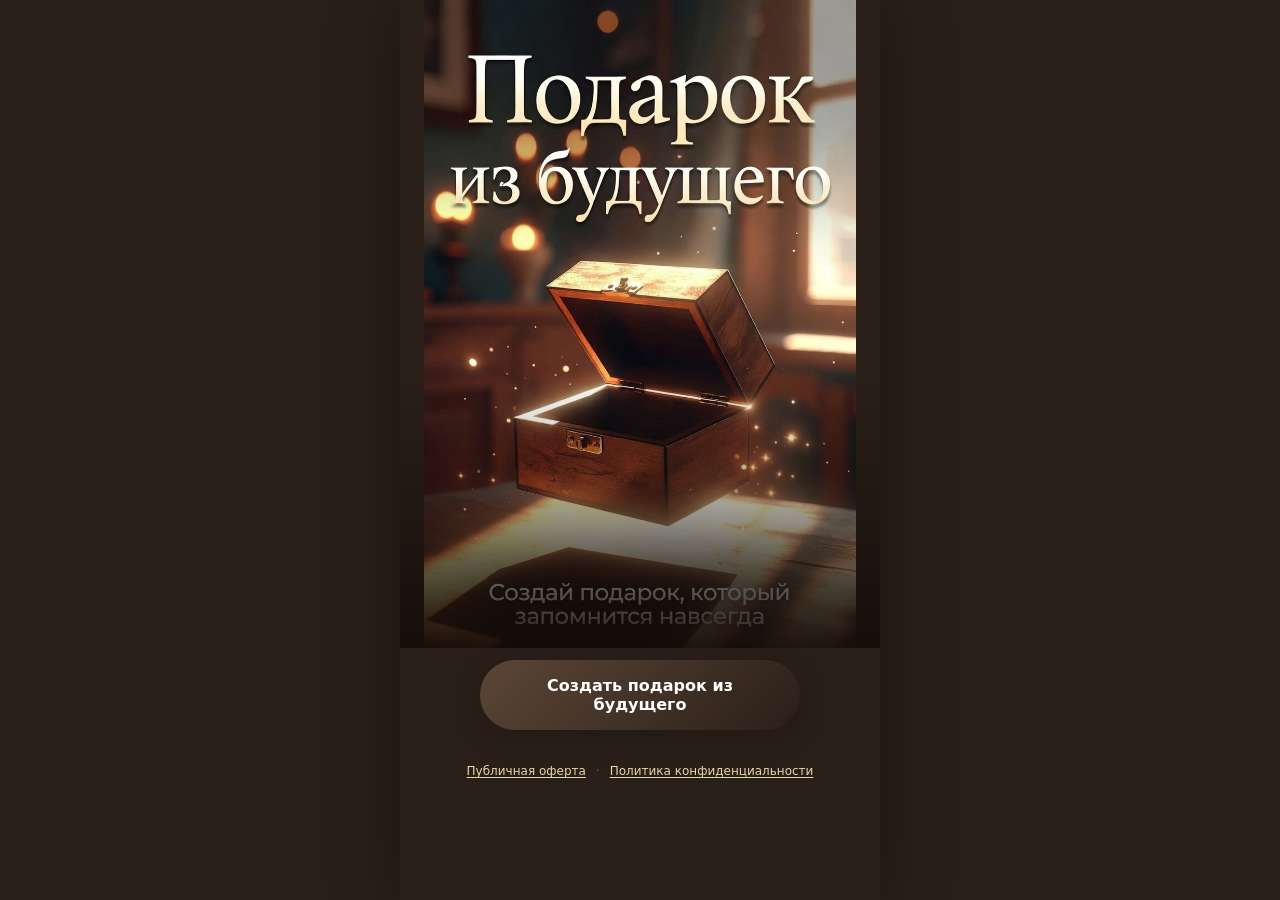
<file: index.html>
<!DOCTYPE html>
<html lang="ru">
<head>
  <meta charset="UTF-8">
  <meta name="viewport" content="width=device-width, initial-scale=1, viewport-fit=cover">
  <meta name="description" content="Подарок из Будущего — создай персональный деревянный подарок от 3Д-лес за 3 минуты">
  <title>Подарок из Будущего | 3Д-лес</title>
  <link rel="stylesheet" href="css/styles.css">
</head>
<body>
  <div class="app">
    <div class="hero-backdrop" aria-hidden="true">
      <img
        class="hero-cover-img"
        src="assets/images/hero-cover.jpg"
        alt="Подарок из Будущего — создай подарок, который запомнится навсегда"
        width="832"
        height="1248"
        fetchpriority="high"
        decoding="sync"
      />
    </div>
    <div class="ambient-bg" aria-hidden="true"></div>
    <div class="particles" aria-hidden="true"></div>

    <div class="progress-wrap" id="progress-wrap">
      <div class="progress-head">
        <span class="progress-step-icon" id="progress-step-icon" aria-hidden="true"></span>
        <p class="progress-label" id="progress-label">Шаг 1 из 6</p>
      </div>
      <div class="progress-track" aria-hidden="true">
        <div class="progress-bar"><div class="progress-fill" id="progress-fill"></div></div>
      </div>
      <img
        class="progress-art"
        id="progress-art"
        src="assets/icons/progress-bar.webp"
        alt="Прогресс: шаги 1–6 игры"
        width="320"
        height="80"
        loading="lazy"
        decoding="async"
      />
    </div>

    <!-- Этап 0 — обложка -->
    <section class="screen intro active" id="screen-intro">
      <div class="intro-content">
        <div class="intro-cta">
          <button type="button" class="btn btn-primary btn-start-glow" id="btn-start">
            Создать подарок из будущего
          </button>
        </div>
      </div>
    </section>

    <!-- Вопрос 1 -->
    <section class="screen" id="screen-q1" data-step="1">
      <div class="question-header">
        <span class="step-icon" aria-hidden="true"></span>
        <p class="step">Вопрос 1</p>
        <h2>Кому ты хочешь подарить особенное тепло?</h2>
      </div>
      <div class="cards" id="cards-recipient"></div>
      <div class="input-wrap input-other" id="recipient-other-wrap" style="display:none">
        <input type="text" id="recipient-other" placeholder="Кому именно?">
      </div>
      <div class="nav-row">
        <button type="button" class="btn btn-ghost" id="btn-back-1">Назад</button>
        <button type="button" class="btn btn-nav-next" id="btn-next-1" data-next disabled>Далее</button>
      </div>
    </section>

    <!-- Вопрос 2 -->
    <section class="screen" id="screen-q2" data-step="2">
      <div class="question-header">
        <span class="step-icon" aria-hidden="true"></span>
        <p class="step">Вопрос 2</p>
        <h2>Какой он/она человек?</h2>
        <p class="question-note">Выбери от 1 до 3</p>
      </div>
      <div class="cards single-col" id="cards-traits"></div>
      <div class="nav-row">
        <button type="button" class="btn btn-ghost" id="btn-back-2">Назад</button>
        <button type="button" class="btn btn-nav-next" id="btn-next-2" data-next disabled>Далее</button>
      </div>
    </section>

    <!-- Вопрос 3 -->
    <section class="screen" id="screen-q3" data-step="3">
      <div class="question-header">
        <span class="step-icon" aria-hidden="true"></span>
        <p class="step">Вопрос 3</p>
        <h2>По какому поводу будет подарок?</h2>
      </div>
      <div class="cards single-col" id="cards-occasion"></div>
      <div class="input-wrap input-other" id="occasion-other-wrap" style="display:none">
        <input type="text" id="occasion-other" placeholder="Какая дата или повод?">
      </div>
      <div class="nav-row">
        <button type="button" class="btn btn-ghost" id="btn-back-3">Назад</button>
        <button type="button" class="btn btn-nav-next" id="btn-next-3" data-next disabled>Далее</button>
      </div>
    </section>

    <!-- Вопрос 4 -->
    <section class="screen" id="screen-q4" data-step="4">
      <div class="question-header">
        <span class="step-icon" aria-hidden="true"></span>
        <p class="step">Вопрос 4</p>
        <h2>Какие слова ты хочешь сказать через этот подарок?</h2>
        <p class="question-note" id="q4-note"></p>
      </div>
      <div class="input-wrap">
        <textarea id="words-input" placeholder="Напиши от души…"></textarea>
      </div>
      <div class="hints">
        <button type="button" class="hint-chip">Спасибо, что ты есть</button>
        <button type="button" class="hint-chip">Каждый день с тобой — чудо</button>
        <button type="button" class="hint-chip">Ты — моё самое большое счастье</button>
      </div>
      <div class="nav-row">
        <button type="button" class="btn btn-ghost" id="btn-back-4">Назад</button>
        <button type="button" class="btn btn-nav-next" id="btn-next-4" data-next>Далее</button>
      </div>
    </section>

    <!-- Вопрос 5 -->
    <section class="screen" id="screen-q5" data-step="5">
      <div class="question-header">
        <span class="step-icon" aria-hidden="true"></span>
        <p class="step">Вопрос 5 <span class="optional-badge">(опционально)</span></p>
        <h2>Добавь важные детали</h2>
        <p class="question-note" id="q5-note"></p>
      </div>
      <div class="details-grid">
        <div>
          <label for="detail-name">Имя человека</label>
          <input type="text" id="detail-name" placeholder="Как зовут?">
        </div>
        <div>
          <label for="detail-date">Важная дата</label>
          <input type="text" id="detail-date" placeholder="Например: 14.02.2020">
        </div>
        <div>
          <label for="detail-phrase">Любимая фраза / цитата</label>
          <input type="text" id="detail-phrase" placeholder="Ваша особая фраза">
        </div>
      </div>
      <div class="nav-row">
        <button type="button" class="btn btn-ghost" id="btn-back-5">Назад</button>
        <button type="button" class="btn btn-nav-next" id="btn-next-5" data-next>Далее</button>
      </div>
    </section>

    <!-- Вопрос 6 -->
    <section class="screen" id="screen-q6" data-step="6">
      <div class="question-header">
        <span class="step-icon" aria-hidden="true"></span>
        <p class="step">Вопрос 6</p>
        <h2>В каком стиле сделать подарок?</h2>
      </div>
      <div class="cards single-col" id="cards-style"></div>
      <div class="nav-row">
        <button type="button" class="btn btn-ghost" id="btn-back-6">Назад</button>
        <button type="button" class="btn btn-nav-next btn-nav-next--long" id="btn-next-6" data-next disabled>Узнать свой подарок</button>
      </div>
    </section>

    <!-- Загрузка -->
    <section class="screen loading-screen" id="screen-loading">
      <div class="loader-ring"></div>
      <p>Мастер из будущего создаёт твой подарок…</p>
    </section>

    <!-- Результат -->
    <section class="screen result" id="screen-result">
      <div class="gift-visual wood-panel">
        <picture class="gift-picture" id="gift-picture">
          <source id="gift-img-webp" type="image/webp" />
          <img
            id="gift-img"
            class="gift-img"
            loading="lazy"
            decoding="async"
            sizes="(max-width: 480px) 100vw, 480px"
            alt=""
          />
          <div class="gift-engrave-preview" id="gift-engrave-preview" aria-hidden="true"></div>
        </picture>
        <h2 class="gift-title" id="gift-title">Подарок</h2>
      </div>
      <p class="gift-sample-note" id="gift-sample-note"></p>
      <div class="gift-personal wood-panel" id="gift-personal" hidden>
        <h3 class="gift-personal-title" id="gift-personal-title"></h3>
        <dl class="gift-personal-list" id="gift-personal-list"></dl>
      </div>
      <p class="gift-text" id="gift-text"></p>
      <div class="products-block">
        <h3>Идеи от 3Д-лес</h3>
        <p class="products-hint" id="products-hint">Выберите, что хотите заказать — нажмите на вариант</p>
        <ul class="products-list" id="products-list"></ul>
      </div>
      <form class="lead-form wood-panel" id="lead-form">
        <h3>Отправить мастеру в 3Д-лес</h3>
        <div class="field">
          <label for="lead-name">Ваше имя</label>
          <input type="text" id="lead-name" required placeholder="Как к вам обращаться?">
        </div>
        <div class="field">
          <label for="lead-contact">Telegram или MAX</label>
          <input type="text" id="lead-contact" required placeholder="@username, ссылка MAX или +7…">
        </div>
        <div class="field">
          <label for="lead-comment">Комментарий (необязательно)</label>
          <textarea id="lead-comment" rows="2" placeholder="Пожелания к заказу"></textarea>
        </div>
        <label class="lead-consent" id="lead-consent-label">
          <input type="checkbox" id="lead-consent" required>
          <span id="lead-consent-text">Я принимаю условия <a href="oferta.html" target="_blank" rel="noopener noreferrer">публичной оферты</a> и соглашаюсь с <a href="privacy.html" target="_blank" rel="noopener noreferrer">политикой конфиденциальности</a></span>
        </label>
        <button type="submit" class="btn btn-gold" id="lead-submit" disabled>Отправить мастеру в 3Д-лес</button>
      </form>
      <p class="success-msg" id="lead-success">Спасибо! Мастер свяжется с вами. Заявка сохранена.</p>
      <div class="result-actions">
        <button type="button" class="btn btn-secondary btn-with-icon" id="btn-share">
          <span class="btn-icon-slot" id="btn-share-icon" aria-hidden="true"></span>
          <span>Поделиться в сторис</span>
        </button>
        <button type="button" class="btn btn-vk" id="btn-vk" aria-label="Поделиться ВКонтакте">
          <svg viewBox="0 0 24 24" fill="currentColor" aria-hidden="true"><path d="M12.785 16.241s.336-.027.483-.206c.116-.135.09-.39.09-.39s-.014-1.317.588-1.514c.594-.195 1.322 1.277 2.095 1.813.59.405 1.11.31 1.11.31l1.967-.028s.97-.061.512-.825c-.038-.062-.268-.567-1.372-1.672-1.143-1.086-1.04-.455.48-1.46.835-.552 1.263-.933 1.142-1.104-.108-.146-.77-.102-1.716-.063-1.449.06-2.13.04-2.46-.234-.51-.335-.36-1.075-.36-1.075s.022-.67.18-.966c.176-.31.607-.405.607-.405h1.67s.248-.033.43.117c.132.108.215.354.215.354s.038.97-.087 1.492c-.12.51-.378.67-.378.67s-.288.184-.678.014c-.52-.223-1.092-.463-1.15-.486-.437-.185-.308-.36-.234-.555.175-.416.8-1.013 1.103-1.368.303-.355.665-.744.665-1.003 0-.259-.042-.37-.348-.37h-1.93s-1.42.01-1.637.307c-.12.157-.094.498-.094.498s.168 2.502-.392 2.81-.9-.214-2.02-2.14-.99-1.4-1.1-1.47-.29-.17-.29.17c0 .255.01 1.63.01 1.63s-.01.76-.335.87-.77-.11-1.72-1.06c-1.17-1.16-2.05-3.24-2.05-3.24s-.11-.29.084-.44c.18-.135.42-.09.42-.09l2.54-.02s.373-.028.624.11c.15.082.25.27.25.27s.047 1.23-.094 1.79-.28.52-.28.52-.503.028-1.07-.51c-1.03-1.07-1.44-2.23-1.44-2.23s-.12-.39.094-.6c.19-.19.54-.24.54-.24h1.96z"/></svg>
          Поделиться ВКонтакте
        </button>
        <button type="button" class="btn btn-ghost btn-with-icon" id="btn-restart">
          <span class="btn-icon-slot" id="btn-restart-icon" aria-hidden="true"></span>
          <span>Создать ещё один подарок</span>
        </button>
      </div>
    </section>

    <footer class="site-legal" id="site-legal">
      <a href="oferta.html" target="_blank" rel="noopener noreferrer" id="link-offer">Публичная оферта</a>
      <span class="site-legal-sep" aria-hidden="true">·</span>
      <a href="privacy.html" target="_blank" rel="noopener noreferrer" id="link-privacy">Политика конфиденциальности</a>
    </footer>
  </div>

  <canvas id="share-canvas" width="1080" height="1920"></canvas>
  <script src="js/icons.js"></script>
  <script src="js/data.js"></script>
  <script src="js/config-overrides.js"></script>
  <script src="js/config-leads.js"></script>
  <script src="js/app.js"></script>
</body>
</html>
</file>
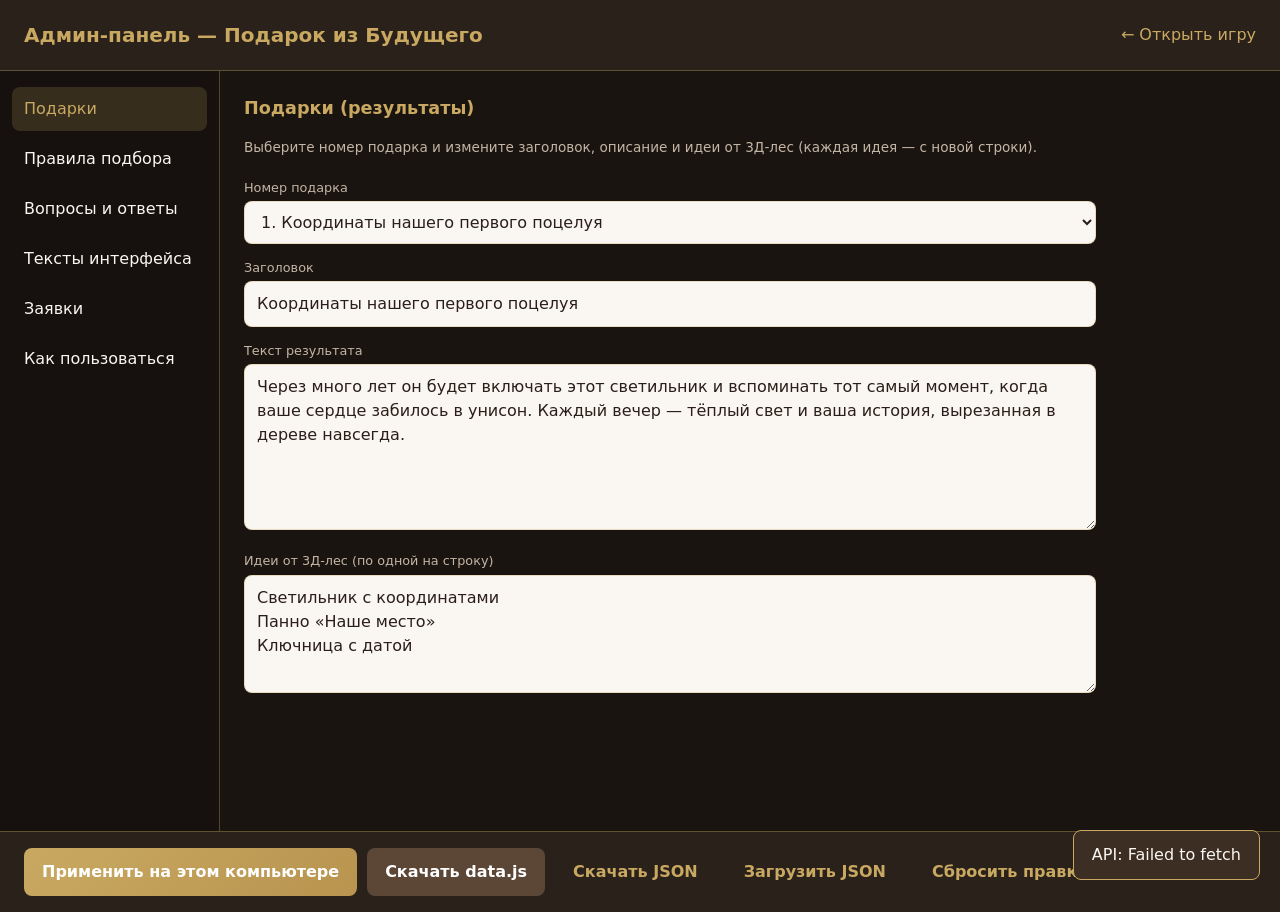
<file: admin.html>
<!DOCTYPE html>
<html lang="ru">
<head>
  <meta charset="UTF-8">
  <meta name="viewport" content="width=device-width, initial-scale=1">
  <title>Админ-панель | Подарок из Будущего</title>
  <link rel="stylesheet" href="css/admin.css">
</head>
<body>
  <header class="admin-header">
    <h1>Админ-панель — Подарок из Будущего</h1>
    <a href="index.html">← Открыть игру</a>
  </header>

  <div class="admin-layout">
    <nav class="admin-nav" id="admin-nav">
      <button type="button" data-tab="gifts" class="active">Подарки</button>
      <button type="button" data-tab="rules">Правила подбора</button>
      <button type="button" data-tab="questions">Вопросы и ответы</button>
      <button type="button" data-tab="ui">Тексты интерфейса</button>
      <button type="button" data-tab="leads">Заявки</button>
      <button type="button" data-tab="help">Как пользоваться</button>
    </nav>

    <main class="admin-main">
      <section class="admin-panel active" id="panel-gifts">
        <h2>Подарки (результаты)</h2>
        <p class="admin-help">Выберите номер подарка и измените заголовок, описание и идеи от 3Д-лес (каждая идея — с новой строки).</p>
        <div class="field">
          <label for="gift-select">Номер подарка</label>
          <select id="gift-select"></select>
        </div>
        <div class="field">
          <label for="gift-title">Заголовок</label>
          <input type="text" id="gift-title">
        </div>
        <div class="field">
          <label for="gift-text">Текст результата</label>
          <textarea id="gift-text" rows="6"></textarea>
        </div>
        <div class="field">
          <label for="gift-products">Идеи от 3Д-лес (по одной на строку)</label>
          <textarea id="gift-products" rows="4"></textarea>
        </div>
      </section>

      <section class="admin-panel" id="panel-rules">
        <h2>Правила подбора подарка</h2>
        <p class="admin-help">JSON-массив. Первое совпадение сверху выбирает подарок. Поля: giftId, recipient, occasion, traits.</p>
        <div class="field">
          <textarea id="rules-json" class="code" spellcheck="false"></textarea>
        </div>
      </section>

      <section class="admin-panel" id="panel-questions">
        <h2>Варианты ответов в игре</h2>
        <p class="admin-help">id — технический ключ (не меняйте без необходимости). label — текст на кнопке.</p>
        <h3 style="color:var(--gold);font-size:1rem;margin:20px 0 8px">Кому дарите</h3>
        <div id="table-recipients"></div>
        <button type="button" class="btn-outline" data-add="recipients">+ Строка</button>

        <h3 style="color:var(--gold);font-size:1rem;margin:20px 0 8px">Характер (до 3)</h3>
        <div id="table-traits"></div>
        <button type="button" class="btn-outline" data-add="traits">+ Строка</button>

        <h3 style="color:var(--gold);font-size:1rem;margin:20px 0 8px">Повод</h3>
        <div id="table-occasions"></div>
        <button type="button" class="btn-outline" data-add="occasions">+ Строка</button>

        <h3 style="color:var(--gold);font-size:1rem;margin:20px 0 8px">Стиль</h3>
        <div id="table-styles"></div>
        <button type="button" class="btn-outline" data-add="styles">+ Строка</button>
      </section>

      <section class="admin-panel" id="panel-ui">
        <h2>Тексты интерфейса</h2>
        <div class="field">
          <label for="ui-intro">Кнопка на обложке</label>
          <input type="text" id="ui-intro">
        </div>
        <div class="field">
          <label for="ui-loading">Текст загрузки</label>
          <input type="text" id="ui-loading">
        </div>
        <div class="field">
          <label for="ui-products">Заголовок «Идеи от 3Д-лес»</label>
          <input type="text" id="ui-products">
        </div>
        <div class="field">
          <label for="ui-lead">Заголовок формы заявки</label>
          <input type="text" id="ui-lead">
        </div>
        <div class="field">
          <label for="ui-success">Сообщение после отправки</label>
          <input type="text" id="ui-success">
        </div>
        <div class="field">
          <label for="ui-hints">Подсказки к вопросу 4 (по одной на строку)</label>
          <textarea id="ui-hints" rows="4"></textarea>
        </div>
      </section>

      <section class="admin-panel" id="panel-leads">
        <h2>Заявки с сайта</h2>
        <p class="admin-help">При настроенном API — все заявки с сайта + уведомления в ВК и Telegram. Иначе только этот браузер (localStorage).</p>
        <div class="field">
          <label for="leads-api-url">URL API (Cloudflare Worker)</label>
          <input type="url" id="leads-api-url" placeholder="https://gift-future-leads.xxx.workers.dev">
        </div>
        <div class="field">
          <label for="leads-api-secret">Ключ админки (ADMIN_SECRET)</label>
          <input type="password" id="leads-api-secret" placeholder="Пароль из wrangler secret">
        </div>
        <button type="button" class="btn-outline" id="btn-save-api-settings">Сохранить настройки API</button>
        <button type="button" class="btn-outline" id="btn-refresh-leads">Обновить список</button>
        <button type="button" class="btn-outline" id="btn-export-leads">Скачать заявки (JSON)</button>
        <ul class="leads-list" id="leads-list"></ul>
      </section>

      <section class="admin-panel" id="panel-help">
        <h2>Как вносить изменения</h2>
        <ol class="admin-help" style="padding-left:1.2rem">
          <li>Откройте эту страницу: <strong>admin.html</strong> (рядом с игрой).</li>
          <li>Измените тексты в разделах и нажмите <strong>«Применить на этом компьютере»</strong> — игра на этом ПК сразу подхватит правки.</li>
          <li>Для постоянной публикации на сайте нажмите <strong>«Скачать data.js»</strong> и замените файл <code>js/data.js</code> в папке проекта.</li>
          <li>Резервная копия: <strong>«Скачать JSON»</strong>. Восстановление: <strong>«Загрузить JSON»</strong>.</li>
          <li>Картинки результатов: <code>assets/images/results/result-N.jpg</code> (N от 1 до 20).</li>
          <li>Заявки, ВК и Telegram: инструкция <strong>INSTRUKCIYA-ZAYAVKI-VK.md</strong> (Worker + уведомления).</li>
        </ol>
      </section>
    </main>
  </div>

  <footer class="admin-actions">
    <button type="button" class="btn-gold" id="btn-apply">Применить на этом компьютере</button>
    <button type="button" class="btn-dark" id="btn-download-js">Скачать data.js</button>
    <button type="button" class="btn-outline" id="btn-download-json">Скачать JSON</button>
    <button type="button" class="btn-outline" id="btn-import">Загрузить JSON</button>
    <button type="button" class="btn-outline" id="btn-reset">Сбросить правки</button>
  </footer>

  <input type="file" id="import-file" accept=".json,application/json" hidden>
  <div class="toast" id="toast" role="status"></div>

  <script src="js/data.js"></script>
  <script src="js/config-leads.js"></script>
  <script src="js/admin.js"></script>
</body>
</html>
</file>
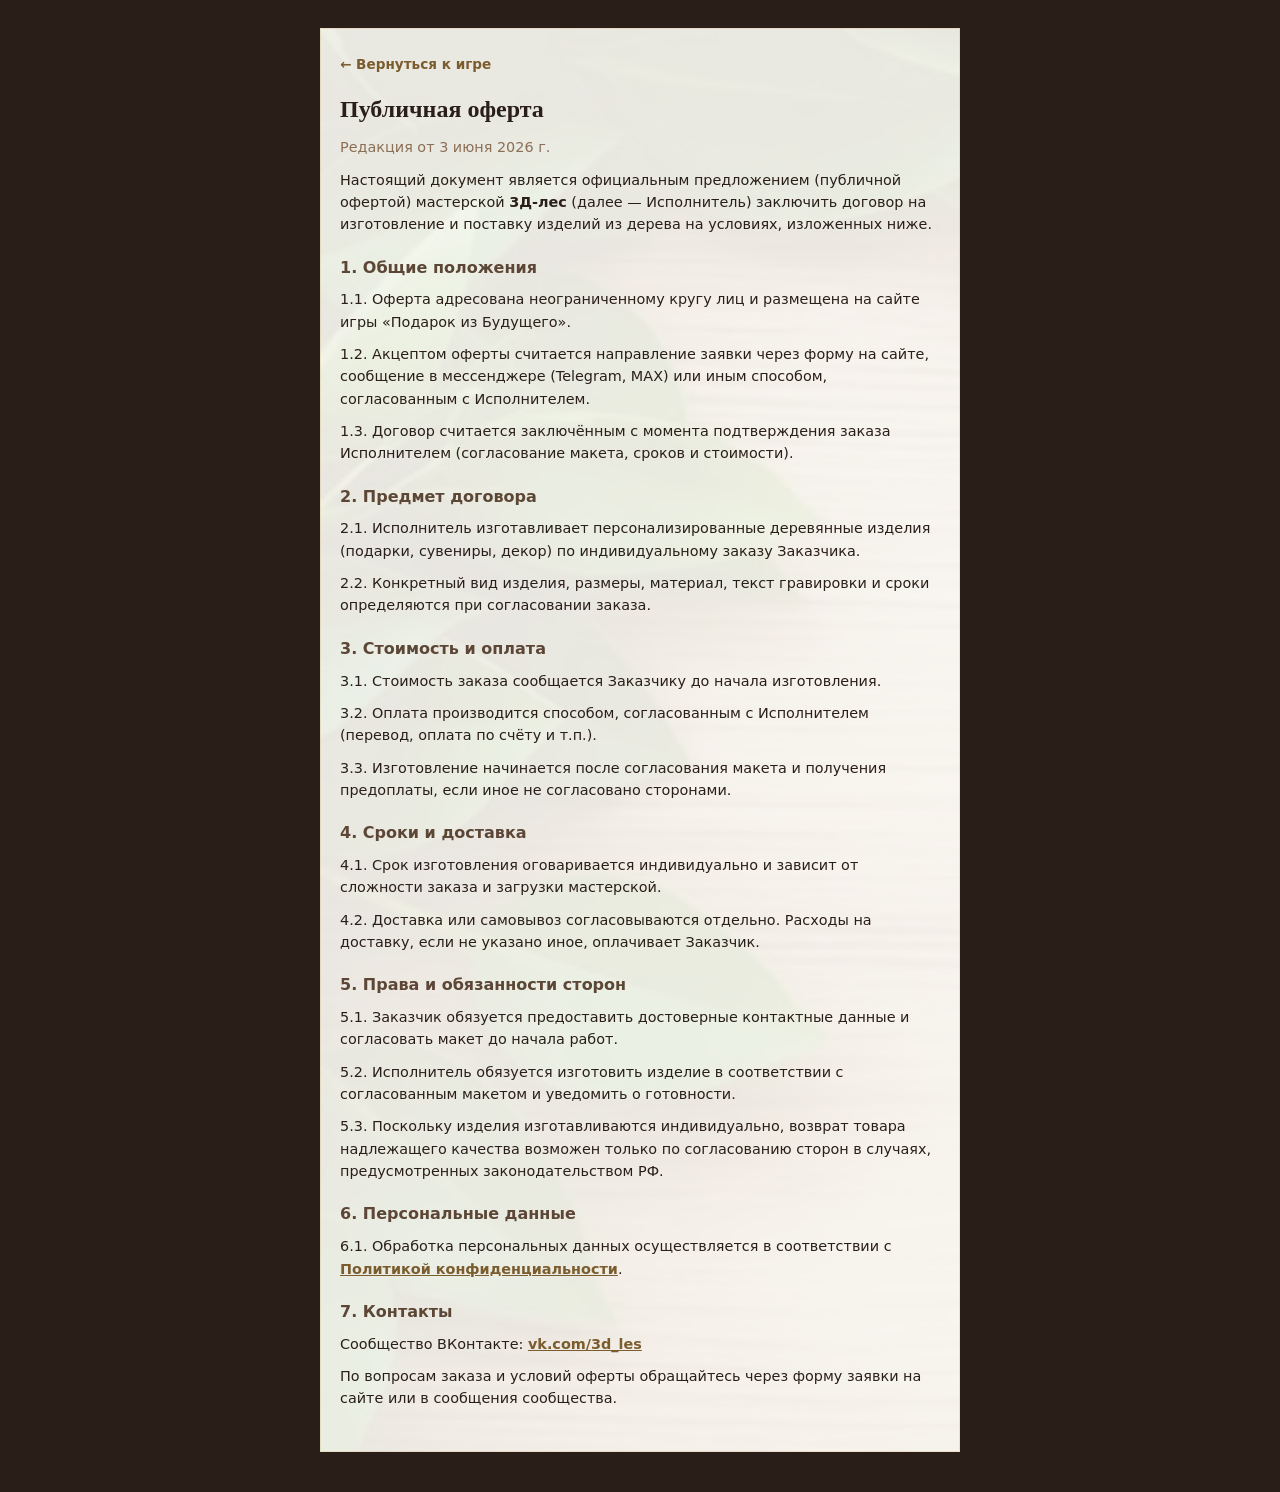
<file: oferta.html>
<!DOCTYPE html>
<html lang="ru">
<head>
  <meta charset="UTF-8">
  <meta name="viewport" content="width=device-width, initial-scale=1, viewport-fit=cover">
  <meta name="description" content="Публичная оферта 3Д-лес — условия заказа деревянных подарков">
  <title>Публичная оферта | 3Д-лес</title>
  <link rel="stylesheet" href="css/styles.css">
</head>
<body class="legal-page">
  <main class="legal-doc wood-panel">
    <a class="legal-back" href="index.html">← Вернуться к игре</a>
    <h1>Публичная оферта</h1>
    <p class="legal-meta">Редакция от 3 июня 2026 г.</p>

    <p>Настоящий документ является официальным предложением (публичной офертой) мастерской <strong>3Д-лес</strong> (далее — Исполнитель) заключить договор на изготовление и поставку изделий из дерева на условиях, изложенных ниже.</p>

    <h2>1. Общие положения</h2>
    <p>1.1. Оферта адресована неограниченному кругу лиц и размещена на сайте игры «Подарок из Будущего».</p>
    <p>1.2. Акцептом оферты считается направление заявки через форму на сайте, сообщение в мессенджере (Telegram, MAX) или иным способом, согласованным с Исполнителем.</p>
    <p>1.3. Договор считается заключённым с момента подтверждения заказа Исполнителем (согласование макета, сроков и стоимости).</p>

    <h2>2. Предмет договора</h2>
    <p>2.1. Исполнитель изготавливает персонализированные деревянные изделия (подарки, сувениры, декор) по индивидуальному заказу Заказчика.</p>
    <p>2.2. Конкретный вид изделия, размеры, материал, текст гравировки и сроки определяются при согласовании заказа.</p>

    <h2>3. Стоимость и оплата</h2>
    <p>3.1. Стоимость заказа сообщается Заказчику до начала изготовления.</p>
    <p>3.2. Оплата производится способом, согласованным с Исполнителем (перевод, оплата по счёту и т.п.).</p>
    <p>3.3. Изготовление начинается после согласования макета и получения предоплаты, если иное не согласовано сторонами.</p>

    <h2>4. Сроки и доставка</h2>
    <p>4.1. Срок изготовления оговаривается индивидуально и зависит от сложности заказа и загрузки мастерской.</p>
    <p>4.2. Доставка или самовывоз согласовываются отдельно. Расходы на доставку, если не указано иное, оплачивает Заказчик.</p>

    <h2>5. Права и обязанности сторон</h2>
    <p>5.1. Заказчик обязуется предоставить достоверные контактные данные и согласовать макет до начала работ.</p>
    <p>5.2. Исполнитель обязуется изготовить изделие в соответствии с согласованным макетом и уведомить о готовности.</p>
    <p>5.3. Поскольку изделия изготавливаются индивидуально, возврат товара надлежащего качества возможен только по согласованию сторон в случаях, предусмотренных законодательством РФ.</p>

    <h2>6. Персональные данные</h2>
    <p>6.1. Обработка персональных данных осуществляется в соответствии с <a href="privacy.html">Политикой конфиденциальности</a>.</p>

    <h2>7. Контакты</h2>
    <p>Сообщество ВКонтакте: <a href="https://vk.com/3d_les" target="_blank" rel="noopener noreferrer">vk.com/3d_les</a></p>
    <p>По вопросам заказа и условий оферты обращайтесь через форму заявки на сайте или в сообщения сообщества.</p>
  </main>
</body>
</html>
</file>
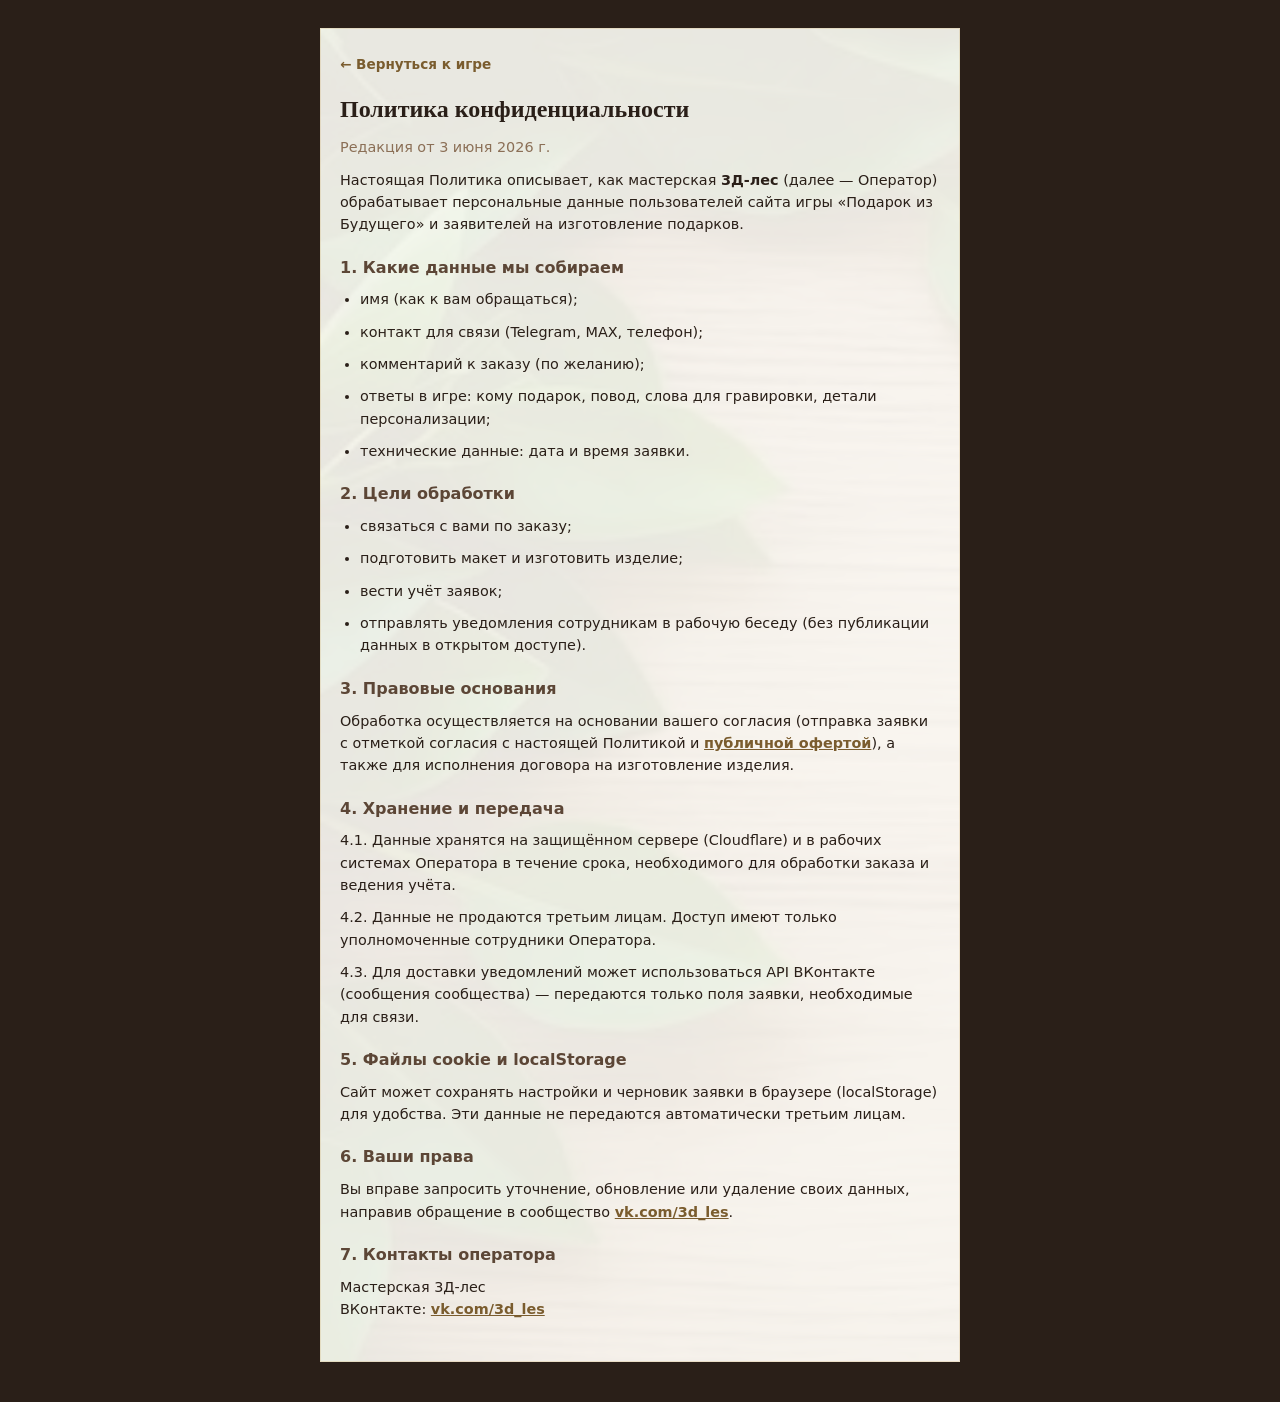
<file: privacy.html>
<!DOCTYPE html>
<html lang="ru">
<head>
  <meta charset="UTF-8">
  <meta name="viewport" content="width=device-width, initial-scale=1, viewport-fit=cover">
  <meta name="description" content="Политика конфиденциальности 3Д-лес — обработка персональных данных">
  <title>Политика конфиденциальности | 3Д-лес</title>
  <link rel="stylesheet" href="css/styles.css">
</head>
<body class="legal-page">
  <main class="legal-doc wood-panel">
    <a class="legal-back" href="index.html">← Вернуться к игре</a>
    <h1>Политика конфиденциальности</h1>
    <p class="legal-meta">Редакция от 3 июня 2026 г.</p>

    <p>Настоящая Политика описывает, как мастерская <strong>3Д-лес</strong> (далее — Оператор) обрабатывает персональные данные пользователей сайта игры «Подарок из Будущего» и заявителей на изготовление подарков.</p>

    <h2>1. Какие данные мы собираем</h2>
    <ul>
      <li>имя (как к вам обращаться);</li>
      <li>контакт для связи (Telegram, MAX, телефон);</li>
      <li>комментарий к заказу (по желанию);</li>
      <li>ответы в игре: кому подарок, повод, слова для гравировки, детали персонализации;</li>
      <li>технические данные: дата и время заявки.</li>
    </ul>

    <h2>2. Цели обработки</h2>
    <ul>
      <li>связаться с вами по заказу;</li>
      <li>подготовить макет и изготовить изделие;</li>
      <li>вести учёт заявок;</li>
      <li>отправлять уведомления сотрудникам в рабочую беседу (без публикации данных в открытом доступе).</li>
    </ul>

    <h2>3. Правовые основания</h2>
    <p>Обработка осуществляется на основании вашего согласия (отправка заявки с отметкой согласия с настоящей Политикой и <a href="oferta.html">публичной офертой</a>), а также для исполнения договора на изготовление изделия.</p>

    <h2>4. Хранение и передача</h2>
    <p>4.1. Данные хранятся на защищённом сервере (Cloudflare) и в рабочих системах Оператора в течение срока, необходимого для обработки заказа и ведения учёта.</p>
    <p>4.2. Данные не продаются третьим лицам. Доступ имеют только уполномоченные сотрудники Оператора.</p>
    <p>4.3. Для доставки уведомлений может использоваться API ВКонтакте (сообщения сообщества) — передаются только поля заявки, необходимые для связи.</p>

    <h2>5. Файлы cookie и localStorage</h2>
    <p>Сайт может сохранять настройки и черновик заявки в браузере (localStorage) для удобства. Эти данные не передаются автоматически третьим лицам.</p>

    <h2>6. Ваши права</h2>
    <p>Вы вправе запросить уточнение, обновление или удаление своих данных, направив обращение в сообщество <a href="https://vk.com/3d_les" target="_blank" rel="noopener noreferrer">vk.com/3d_les</a>.</p>

    <h2>7. Контакты оператора</h2>
    <p>Мастерская 3Д-лес<br>
    ВКонтакте: <a href="https://vk.com/3d_les" target="_blank" rel="noopener noreferrer">vk.com/3d_les</a></p>
  </main>
</body>
</html>
</file>
<file: css/styles.css>
:root {
  --wood-dark: #2a1f18;
  --wood: #5c4636;
  --wood-light: #8b6f56;
  --beige: #f5ebe0;
  --cream: #faf6f1;
  --cream-glow: #fff5e1;
  --gold: #c9a962;
  --gold-bright: #e8b84a;
  --gold-soft: #e8d5a8;
  --white: #ffffff;
  --shadow: rgba(20, 12, 8, 0.25);
  --gold-glow: 0 0 18px rgba(232, 184, 74, 0.55), 0 0 36px rgba(201, 169, 98, 0.28);
  --gold-glow-soft: 0 0 12px rgba(201, 169, 98, 0.4);
  --radius: 16px;
  --font: 'Segoe UI', system-ui, -apple-system, sans-serif;
  --font-serif: 'Georgia', 'Times New Roman', serif;
  --wood-texture: url('../assets/bg-wood-leaves.png');
  --hero-cover: url('../assets/images/hero-cover.webp');
  --overlay-game: linear-gradient(
    165deg,
    rgba(42, 31, 24, 0.88) 0%,
    rgba(61, 46, 36, 0.72) 45%,
    rgba(42, 31, 24, 0.92) 100%
  );
  --overlay-vignette: radial-gradient(
    ellipse 120% 80% at 50% 40%,
    transparent 0%,
    rgba(20, 12, 8, 0.55) 100%
  );
}

*,
*::before,
*::after {
  box-sizing: border-box;
  margin: 0;
  padding: 0;
}

html {
  font-size: 16px;
  -webkit-tap-highlight-color: transparent;
}

body {
  font-family: var(--font);
  background: var(--wood-dark);
  color: var(--cream);
  min-height: 100dvh;
  overflow-x: hidden;
  display: flex;
  justify-content: center;
  width: 100%;
}

.app {
  width: 100%;
  max-width: 480px;
  min-height: 100dvh;
  min-height: 100svh;
  display: flex;
  flex-direction: column;
  position: relative;
  isolation: isolate;
  background: var(--wood-dark);
  overflow: hidden;
  flex-shrink: 0;
}

/* Фоновые слои — внутри .app, без fixed (иначе съезжает влево) */
.hero-backdrop,
.ambient-bg,
.particles {
  position: absolute;
  top: 0;
  left: 0;
  right: 0;
  bottom: 0;
  width: 100%;
  height: 100%;
  min-height: 100dvh;
  min-height: 100svh;
  pointer-events: none;
  z-index: 0;
}

.hero-backdrop {
  opacity: 0;
  transition: opacity 0.5s ease;
  display: flex;
  justify-content: center;
  align-items: flex-start;
  background: var(--wood-dark);
  overflow: hidden;
}

.hero-cover-img {
  display: block;
  width: 100%;
  height: auto;
  max-width: 100%;
  object-fit: contain;
  object-position: center top;
}

.app:has(#screen-intro.active) .hero-backdrop,
body.game-intro .hero-backdrop {
  opacity: 1;
  position: relative;
  top: auto;
  left: auto;
  right: auto;
  bottom: auto;
  width: 100%;
  height: auto;
  min-height: 0;
  flex: 0 0 auto;
}

body.game-intro .hero-cover-img {
  max-height: min(72svh, 820px);
}

.hero-backdrop::after {
  content: '';
  position: absolute;
  left: 0;
  right: 0;
  bottom: 0;
  height: 42%;
  z-index: 1;
  pointer-events: none;
  background: linear-gradient(
    to top,
    rgba(20, 12, 8, 0.92) 0%,
    rgba(20, 12, 8, 0.45) 45%,
    transparent 100%
  );
}

body.game-intro .particles,
body.game-intro .ambient-bg {
  opacity: 0 !important;
  visibility: hidden;
}

.ambient-bg {
  background: var(--overlay-game), var(--wood-texture) center / cover no-repeat;
  opacity: 0;
  transition: opacity 0.45s ease;
}

.app:has(.screen.active:not(#screen-intro)) .ambient-bg,
body.game-flow:not(.game-intro) .ambient-bg {
  opacity: 1;
}

.particles {
  opacity: 0;
  transition: opacity 0.45s ease;
  background-image:
    radial-gradient(circle, rgba(255, 213, 128, 0.55) 0%, transparent 70%),
    radial-gradient(circle, rgba(255, 245, 225, 0.4) 0%, transparent 70%),
    radial-gradient(circle, rgba(201, 169, 98, 0.35) 0%, transparent 70%);
  background-size: 6px 6px, 4px 4px, 8px 8px;
  background-position: 12% 22%, 78% 18%, 45% 65%, 88% 72%, 25% 80%, 62% 35%;
  filter: blur(0.5px);
  animation: particlesPulse 10s ease-in-out infinite alternate;
}

.app:has(.screen.active:not(#screen-intro)) .particles,
body.game-flow:not(.game-intro) .particles {
  opacity: 0.7;
}

.particles::before {
  content: '';
  position: absolute;
  inset: 0;
  background:
    radial-gradient(ellipse 90px 90px at 18% 28%, rgba(255, 200, 100, 0.18), transparent 70%),
    radial-gradient(ellipse 70px 70px at 82% 22%, rgba(255, 230, 180, 0.14), transparent 70%),
    radial-gradient(ellipse 110px 110px at 65% 78%, rgba(201, 169, 98, 0.12), transparent 70%),
    radial-gradient(ellipse 50px 50px at 40% 55%, rgba(255, 245, 225, 0.1), transparent 70%);
  filter: blur(2px);
}

@keyframes particlesPulse {
  from { opacity: 0.45; }
  to { opacity: 0.85; }
}

.app > :not(.hero-backdrop):not(.ambient-bg):not(.particles) {
  position: relative;
  z-index: 1;
}

/* Текстура дерева — внутри карточек, не на фоне страницы */
.wood-panel {
  position: relative;
  overflow: hidden;
  isolation: isolate;
}

.wood-panel::before {
  content: '';
  position: absolute;
  inset: 0;
  background: var(--wood-texture) no-repeat left center / cover;
  z-index: 0;
}

.wood-panel::after {
  content: '';
  position: absolute;
  inset: 0;
  background: rgba(252, 248, 242, 0.92);
  z-index: 0;
  box-shadow: inset 0 0 0 1px rgba(201, 169, 98, 0.25);
  transition: box-shadow 0.25s ease;
}

.wood-panel > * {
  position: relative;
  z-index: 1;
}

/* Текст на светлых «деревянных» карточках */
.wood-panel,
.wood-panel .label,
.wood-panel .product-label,
.wood-panel h2,
.wood-panel h3 {
  color: var(--wood-dark);
}

.wood-panel .product-label {
  font-weight: 500;
  line-height: 1.45;
}

/* Progress */
.progress-wrap {
  width: 100%;
  padding: 8px 12px 0;
  opacity: 0;
  transition: opacity 0.3s;
  flex: 0 0 auto;
}

.progress-wrap:not(.visible) {
  display: none;
}

.progress-wrap.visible {
  display: block;
  opacity: 1;
}

.progress-head {
  display: flex;
  align-items: center;
  justify-content: center;
  gap: 10px;
  margin-bottom: 6px;
}

.progress-step-icon {
  display: flex;
  flex-shrink: 0;
  line-height: 0;
  background: transparent;
}

.progress-step-icon .game-icon--step,
.question-header .step-icon .game-icon--step {
  width: 48px;
  height: 48px;
  mix-blend-mode: multiply;
  background: transparent;
}

.question-header .step-icon {
  display: flex;
  line-height: 0;
  background: transparent;
}

.progress-track {
  margin-bottom: 6px;
}

.progress-bar {
  height: 4px;
  background: rgba(92, 70, 54, 0.12);
  border-radius: 4px;
  overflow: hidden;
}

.progress-fill {
  height: 100%;
  background: linear-gradient(90deg, var(--wood-light), var(--gold));
  border-radius: 4px;
  width: 0%;
  transition: width 0.4s ease;
}

.progress-label {
  font-size: 1.1rem;
  font-weight: 600;
  color: var(--gold-bright);
  margin: 0;
  text-align: center;
  letter-spacing: 0.02em;
  text-shadow: 0 1px 6px rgba(0, 0, 0, 0.5);
}

.progress-art {
  display: block;
  width: 100%;
  max-width: 320px;
  height: auto;
  margin: 0 auto;
  padding: 0;
  opacity: 0.95;
  background: transparent;
  mix-blend-mode: multiply;
}

.progress-wrap[data-step='1'] .progress-art { filter: none; }
.progress-wrap[data-step='2'] .progress-art { opacity: 1; }

/* Screens */
.screen {
  display: none;
  flex: 1;
  flex-direction: column;
  width: 100%;
  padding: max(16px, env(safe-area-inset-left)) max(16px, env(safe-area-inset-right));
  padding-top: 16px;
  padding-bottom: max(16px, env(safe-area-inset-bottom));
  animation: fadeIn 0.45s ease;
  min-height: 0;
  position: relative;
}

.screen.active {
  display: flex;
}

.screen:not(.intro)::before {
  content: '';
  position: absolute;
  inset: 0;
  background: var(--overlay-vignette);
  pointer-events: none;
  z-index: 0;
}

.screen:not(.intro) > * {
  position: relative;
  z-index: 1;
}

@keyframes fadeIn {
  from {
    opacity: 0;
    transform: translateY(12px);
  }
  to {
    opacity: 1;
    transform: translateY(0);
  }
}

/* Intro — обложка + кнопка сразу под изображением */
.intro {
  padding: 0;
  width: 100%;
  min-height: 0;
  flex: 0 0 auto;
  position: relative;
  background: transparent;
}

body.game-intro .progress-wrap {
  display: none;
}

.intro::before {
  display: none;
}

.intro-content {
  position: relative;
  z-index: 1;
  left: 0;
  right: 0;
  display: flex;
  flex-direction: column;
  align-items: center;
  width: 100%;
  margin-top: 12px;
  padding: 0 max(16px, env(safe-area-inset-right)) max(20px, env(safe-area-inset-bottom))
    max(16px, env(safe-area-inset-left));
  text-align: center;
  pointer-events: none;
}

.intro-cta {
  width: 100%;
  max-width: 340px;
  display: flex;
  flex-direction: column;
  align-items: center;
  pointer-events: auto;
}

.intro .btn-start-glow {
  width: 100%;
  max-width: 320px;
}

.btn-start-glow {
  box-shadow:
    0 8px 28px rgba(0, 0, 0, 0.45),
    0 0 24px rgba(201, 169, 98, 0.35);
  border: 1px solid rgba(232, 213, 168, 0.35);
}

/* Buttons */
.btn {
  display: inline-flex;
  align-items: center;
  justify-content: center;
  gap: 8px;
  border: none;
  border-radius: 999px;
  font-family: inherit;
  font-size: 1rem;
  font-weight: 600;
  cursor: pointer;
  transition: transform 0.2s, box-shadow 0.2s, background 0.2s;
}

.btn:active {
  transform: scale(0.98);
}

.btn-primary {
  background: linear-gradient(135deg, var(--wood) 0%, var(--wood-dark) 100%);
  color: var(--white);
  padding: 16px 32px;
  width: 100%;
  max-width: 340px;
  box-shadow: 0 8px 24px var(--shadow);
}

.btn-primary:hover {
  box-shadow: 0 12px 32px rgba(61, 46, 36, 0.25);
}

.btn-secondary {
  background: var(--white);
  color: var(--wood);
  padding: 12px 24px;
  border: 2px solid rgba(92, 70, 54, 0.2);
}

.btn-gold {
  background: linear-gradient(135deg, var(--gold) 0%, #b8944f 100%);
  color: var(--white);
  padding: 14px 28px;
  width: 100%;
}

.btn-ghost {
  background: rgba(250, 246, 241, 0.08);
  color: var(--cream);
  padding: 10px 14px;
  font-size: 0.9rem;
  border: 1px solid rgba(201, 169, 98, 0.25);
  border-radius: 999px;
}

.btn-ghost span {
  text-shadow: 0 1px 4px rgba(0, 0, 0, 0.35);
}

/* Question screens */
.question-header {
  display: flex;
  flex-wrap: wrap;
  align-items: center;
  gap: 10px;
  margin-bottom: 20px;
}

.question-header .step-icon {
  display: flex;
}

.question-header h2,
.question-header .question-note {
  flex: 1 1 100%;
}

.question-header h2 {
  font-size: 1.25rem;
  font-weight: 600;
  line-height: 1.35;
  color: var(--cream);
  text-shadow: 0 2px 12px rgba(0, 0, 0, 0.5);
}

.question-header .step {
  font-size: 1.15rem;
  font-weight: 600;
  color: var(--gold-bright);
  margin-bottom: 0;
  letter-spacing: 0.02em;
  text-shadow: 0 1px 8px rgba(0, 0, 0, 0.5);
}

.question-header .step .optional-badge {
  font-size: 0.85rem;
  font-weight: 500;
}

.cards {
  display: grid;
  grid-template-columns: 1fr 1fr;
  gap: 10px;
  flex: 1;
  align-content: start;
  overflow-y: auto;
  padding-bottom: 8px;
}

.card {
  border: 2px solid rgba(92, 70, 54, 0.08);
  border-radius: var(--radius);
  padding: 14px 12px;
  text-align: center;
  cursor: pointer;
  transition: border-color 0.25s ease, box-shadow 0.25s ease, transform 0.2s ease;
  box-shadow: 0 4px 12px var(--shadow);
}

@media (hover: hover) {
  .card:hover {
    transform: translateY(-2px);
    border-color: rgba(201, 169, 98, 0.75);
    box-shadow: var(--gold-glow), 0 6px 20px var(--shadow);
  }

  .card.wood-panel:hover::after {
    box-shadow:
      inset 0 0 0 2px rgba(232, 184, 74, 0.7),
      inset 0 0 28px rgba(201, 169, 98, 0.22);
  }

  .wood-panel.lead-form:hover,
  .gift-visual.wood-panel:hover,
  .products-list li.wood-panel:hover {
    box-shadow: var(--gold-glow), 0 8px 24px var(--shadow);
  }

  .wood-panel.lead-form:hover::after,
  .gift-visual.wood-panel:hover::after,
  .products-list li.wood-panel:hover::after {
    box-shadow:
      inset 0 0 0 2px rgba(232, 184, 74, 0.55),
      inset 0 0 24px rgba(201, 169, 98, 0.18);
  }
}

.card.selected {
  border-color: var(--gold);
  box-shadow: var(--gold-glow-soft), 0 6px 20px rgba(201, 169, 98, 0.35);
}

.card.selected.wood-panel::after {
  box-shadow:
    inset 0 0 0 2px rgba(232, 184, 74, 0.75),
    inset 0 0 20px rgba(201, 169, 98, 0.2);
}

.card-icon {
  display: flex;
  justify-content: center;
  align-items: center;
  margin-bottom: 8px;
  min-height: 48px;
}

.icon-picture {
  display: flex;
  justify-content: center;
  line-height: 0;
  background: transparent;
}

.game-icon {
  display: block;
  max-width: 100%;
  height: auto;
  object-fit: contain;
  mix-blend-mode: multiply;
  background: transparent;
}

.game-icon--card {
  width: 48px;
  height: 48px;
}

.game-icon--step {
  width: 40px;
  height: 40px;
}

.game-icon--btn {
  width: 28px;
  height: 28px;
}

.game-icon--hero {
  width: 96px;
  height: 96px;
}

.game-icon--wide {
  width: min(100%, 200px);
  height: auto;
}

.btn-with-icon {
  display: inline-flex;
  align-items: center;
  justify-content: center;
  gap: 8px;
}

.nav-row .btn-nav-next {
  flex: 1;
  width: 100%;
  max-width: 220px;
  min-height: 64px;
  padding: 14px 20px;
  border: 3px solid var(--gold);
  border-radius: 18px;
  background: linear-gradient(160deg, #7a5f4a 0%, #5c4636 45%, #3d2e24 100%);
  color: var(--gold-bright);
  box-shadow: 0 6px 18px rgba(20, 12, 8, 0.45);
  text-shadow: 0 1px 2px rgba(0, 0, 0, 0.35);
}

.nav-row .btn-nav-next:hover:not(:disabled) {
  transform: scale(1.02);
  box-shadow: 0 8px 22px rgba(20, 12, 8, 0.5);
  border-color: var(--gold-bright);
}

.nav-row .btn-nav-next:active:not(:disabled) {
  transform: scale(0.98);
  box-shadow: 0 4px 12px rgba(20, 12, 8, 0.4);
}

.nav-row .btn-nav-next:disabled {
  opacity: 0.45;
  cursor: not-allowed;
  box-shadow: none;
}

.btn-nav-next-label {
  display: block;
  font-size: 1.05rem;
  font-weight: 700;
  letter-spacing: 0.14em;
  text-transform: uppercase;
  line-height: 1.2;
}

.btn-nav-next--long {
  max-width: 100%;
}

.btn-nav-next--long .btn-nav-next-label {
  font-size: 0.82rem;
  letter-spacing: 0.04em;
  text-transform: none;
}

.nav-row .btn-ghost {
  flex: 0 0 auto;
  min-width: 100px;
}

.card .label {
  font-size: 0.8rem;
  line-height: 1.25;
  color: var(--wood-dark);
}

.card.full-width {
  grid-column: 1 / -1;
}

.cards.single-col {
  grid-template-columns: 1fr;
}

/* Inputs */
.input-wrap {
  margin-top: 12px;
}

.input-wrap input,
.input-wrap textarea {
  width: 100%;
  padding: 14px 16px;
  border: 2px solid rgba(92, 70, 54, 0.15);
  border-radius: var(--radius);
  font-family: inherit;
  font-size: 1rem;
  background: var(--white);
  color: var(--wood-dark);
  resize: vertical;
  transition: border-color 0.25s ease, box-shadow 0.25s ease;
}

.input-wrap textarea {
  min-height: 120px;
}

@media (hover: hover) {
  .input-wrap input:hover,
  .input-wrap textarea:hover {
    border-color: rgba(201, 169, 98, 0.65);
    box-shadow: var(--gold-glow-soft);
  }
}

.input-wrap input:focus,
.input-wrap textarea:focus {
  outline: none;
  border-color: var(--gold);
  box-shadow: var(--gold-glow-soft);
}

.hints {
  display: flex;
  flex-wrap: wrap;
  gap: 8px;
  margin-top: 12px;
}

.hint-chip {
  font-size: 0.75rem;
  padding: 6px 12px;
  background: rgba(201, 169, 98, 0.22);
  border-radius: 999px;
  color: var(--cream);
  cursor: pointer;
  border: 1px solid rgba(201, 169, 98, 0.35);
  font-family: inherit;
  transition: border-color 0.25s ease, box-shadow 0.25s ease, background 0.25s ease;
}

@media (hover: hover) {
  .hint-chip:hover {
    border-color: var(--gold-bright);
    background: rgba(201, 169, 98, 0.35);
    box-shadow: var(--gold-glow-soft);
  }
}

.details-grid {
  display: flex;
  flex-direction: column;
  gap: 14px;
}

.details-grid label {
  font-size: 0.85rem;
  color: var(--gold-soft);
  display: block;
  margin-bottom: 4px;
  text-shadow: 0 1px 4px rgba(0, 0, 0, 0.4);
}

.details-grid input {
  width: 100%;
  padding: 14px 16px;
  border: 2px solid rgba(92, 70, 54, 0.15);
  border-radius: var(--radius);
  font-family: inherit;
  font-size: 1rem;
  background: var(--white);
  color: var(--wood-dark);
  transition: border-color 0.25s ease, box-shadow 0.25s ease;
}

@media (hover: hover) {
  .details-grid input:hover {
    border-color: rgba(201, 169, 98, 0.65);
    box-shadow: var(--gold-glow-soft);
  }
}

.details-grid input:focus {
  outline: none;
  border-color: var(--gold);
  box-shadow: var(--gold-glow-soft);
}

.optional-badge {
  font-size: 0.7rem;
  color: rgba(250, 246, 241, 0.65);
  font-weight: normal;
}

.question-note {
  font-size: 0.85rem;
  color: var(--gold-soft);
  margin-top: 6px;
  text-shadow: 0 1px 4px rgba(0, 0, 0, 0.4);
}

.nav-row {
  display: flex;
  gap: 12px;
  margin-top: auto;
  padding-top: 16px;
}

.nav-row .btn-primary {
  flex: 1;
}

/* Loading */
.loading-screen {
  justify-content: center;
  align-items: center;
  text-align: center;
}

.loader-ring {
  width: 64px;
  height: 64px;
  border: 4px solid rgba(201, 169, 98, 0.25);
  border-top-color: var(--gold);
  border-radius: 50%;
  animation: spin 1s linear infinite;
  margin-bottom: 24px;
}

@keyframes spin {
  to {
    transform: rotate(360deg);
  }
}

.loading-screen p {
  font-size: 1.1rem;
  color: var(--cream-glow);
  text-shadow: 0 2px 12px rgba(0, 0, 0, 0.55);
}

/* Result */
.result {
  padding-top: 8px;
  padding-bottom: 24px;
}

.gift-visual {
  border-radius: 20px;
  padding: 10px 12px 14px;
  text-align: center;
  margin-bottom: 16px;
  box-shadow: 0 12px 40px var(--shadow);
  border: 1px solid rgba(92, 70, 54, 0.1);
  transition: box-shadow 0.25s ease, border-color 0.25s ease;
}

.gift-picture {
  display: block;
  position: relative;
  width: 100%;
  margin: 0 0 10px;
  border-radius: 14px;
  overflow: hidden;
  background: transparent;
  line-height: 0;
}

.gift-engrave-preview {
  position: absolute;
  left: 6%;
  right: 6%;
  bottom: 6%;
  padding: 8px 10px;
  border-radius: 10px;
  background: rgba(42, 31, 24, 0.82);
  border: 1px solid rgba(201, 169, 98, 0.55);
  color: var(--cream);
  font-size: 0.72rem;
  line-height: 1.35;
  text-align: center;
  pointer-events: none;
  display: none;
  z-index: 2;
}

.gift-engrave-preview.is-visible {
  display: block;
}

.gift-engrave-line {
  display: block;
}

.gift-engrave-line + .gift-engrave-line {
  margin-top: 4px;
  font-size: 0.68rem;
  color: var(--gold-soft);
}

.gift-sample-note {
  font-size: 0.82rem;
  line-height: 1.45;
  color: var(--gold-soft);
  text-align: center;
  margin: 0 4px 12px;
  text-shadow: 0 1px 6px rgba(0, 0, 0, 0.45);
}

.gift-personal {
  margin-bottom: 14px;
  padding: 14px 16px;
}

.gift-personal-title {
  font-size: 0.9rem;
  margin: 0 0 10px;
  color: var(--wood-dark);
}

.gift-personal-list {
  margin: 0;
}

.gift-personal-row {
  margin-bottom: 10px;
}

.gift-personal-row:last-child {
  margin-bottom: 0;
}

.gift-personal-row dt {
  font-size: 0.72rem;
  text-transform: uppercase;
  letter-spacing: 0.04em;
  color: var(--wood-light);
  margin-bottom: 2px;
}

.gift-personal-row dd {
  margin: 0;
  font-size: 0.92rem;
  line-height: 1.4;
  color: var(--wood-dark);
  word-break: break-word;
}

.gift-img {
  width: 100%;
  height: auto;
  max-height: min(50vh, 360px);
  object-fit: contain;
  object-position: top center;
  display: block;
  vertical-align: top;
  opacity: 0;
  transition: opacity 0.35s ease;
}

.gift-img.is-loaded {
  opacity: 1;
}

.gift-img.has-error {
  opacity: 0;
  min-height: 0;
}

.gift-title {
  font-size: 1.35rem;
  font-weight: 600;
  line-height: 1.3;
  position: relative;
  color: var(--wood-dark);
}

.gift-text {
  font-size: 0.95rem;
  line-height: 1.6;
  color: var(--cream);
  margin-bottom: 20px;
  text-shadow: 0 1px 8px rgba(0, 0, 0, 0.45);
}

.products-block h3 {
  font-size: 0.85rem;
  text-transform: uppercase;
  letter-spacing: 0.06em;
  color: var(--gold-bright);
  margin-bottom: 6px;
  text-shadow: 0 1px 6px rgba(0, 0, 0, 0.4);
}

.products-hint {
  font-size: 0.8rem;
  color: var(--gold-soft);
  margin-bottom: 10px;
  text-shadow: 0 1px 4px rgba(0, 0, 0, 0.4);
}

.product-pick-btn {
  display: block;
  width: 100%;
  padding: 0;
  margin: 0;
  border: none;
  background: transparent;
  cursor: pointer;
  font: inherit;
  text-align: left;
}

.products-list li.product-option {
  cursor: pointer;
  transition: border-color 0.25s ease, box-shadow 0.25s ease;
}

.products-list li.product-option.selected {
  border: 2px solid var(--gold);
  box-shadow: var(--gold-glow-soft), 0 4px 16px rgba(201, 169, 98, 0.3);
}

.products-list li.product-option.selected::after {
  box-shadow:
    inset 0 0 0 2px rgba(232, 184, 74, 0.65),
    inset 0 0 18px rgba(201, 169, 98, 0.15);
}

.products-list {
  list-style: none;
  margin-bottom: 24px;
}

.products-list li {
  padding: 12px 14px;
  border-radius: 12px;
  margin-bottom: 8px;
  font-size: 0.95rem;
  box-shadow: 0 2px 10px var(--shadow);
  border: 1px solid rgba(92, 70, 54, 0.15);
  transition: box-shadow 0.25s ease, border-color 0.25s ease;
}

.products-list li .product-label {
  color: var(--wood-dark);
  font-weight: 500;
}

.products-list li .product-label::before {
  content: '◆ ';
  color: #9a7b3c;
  font-weight: 700;
}

.lead-form {
  border-radius: var(--radius);
  padding: 20px;
  box-shadow: 0 8px 24px var(--shadow);
  margin-bottom: 16px;
  border: 1px solid rgba(92, 70, 54, 0.1);
  transition: box-shadow 0.25s ease, border-color 0.25s ease;
}

.lead-form h3 {
  font-size: 1rem;
  margin-bottom: 14px;
  color: var(--wood-dark);
}

.lead-form .field {
  margin-bottom: 12px;
}

.lead-form label {
  font-size: 0.8rem;
  color: var(--wood-light);
  display: block;
  margin-bottom: 4px;
}

.lead-form input,
.lead-form textarea {
  width: 100%;
  padding: 12px 14px;
  border: 2px solid rgba(92, 70, 54, 0.12);
  border-radius: 10px;
  font-family: inherit;
  font-size: 1rem;
  background: rgba(255, 255, 255, 0.92);
}

.result-actions {
  display: flex;
  flex-direction: column;
  gap: 10px;
}

.btn-vk {
  background: #0077ff;
  color: var(--white);
  padding: 14px 28px;
  width: 100%;
  gap: 10px;
}

.btn-vk:hover {
  background: #0066dd;
  box-shadow: 0 8px 20px rgba(0, 119, 255, 0.35);
}

.btn-vk svg {
  width: 22px;
  height: 22px;
  flex-shrink: 0;
}

.success-msg {
  display: none;
  text-align: center;
  padding: 16px;
  background: rgba(201, 169, 98, 0.2);
  border-radius: var(--radius);
  color: var(--wood);
  margin-bottom: 12px;
}

.success-msg.show {
  display: block;
}

/* Share canvas hidden */
#share-canvas {
  display: none;
}

.nav-row {
  width: 100%;
  align-items: center;
}

.cards {
  width: 100%;
}

@media (max-width: 360px) {
  .cards {
    grid-template-columns: 1fr;
  }

  .intro .brand {
    font-size: 0.7rem;
  }
}

@media (min-width: 481px) {
  .app {
    box-shadow: 0 0 60px rgba(0, 0, 0, 0.35);
  }
}

/* Юридические ссылки и документы */
.site-legal {
  display: flex;
  flex-wrap: wrap;
  justify-content: center;
  align-items: center;
  gap: 6px 10px;
  padding: 14px 16px 20px;
  font-size: 0.75rem;
  color: rgba(250, 246, 241, 0.65);
  text-align: center;
}

.site-legal a {
  color: var(--gold-soft);
  text-decoration: underline;
  text-underline-offset: 2px;
}

.site-legal a:hover {
  color: var(--gold-bright);
}

.site-legal-sep {
  opacity: 0.45;
}

.lead-consent {
  display: flex;
  align-items: flex-start;
  gap: 10px;
  margin: 14px 0 16px;
  font-size: 0.8rem;
  line-height: 1.45;
  color: var(--wood);
  cursor: pointer;
}

.lead-consent input {
  margin-top: 3px;
  width: 18px;
  height: 18px;
  flex-shrink: 0;
  accent-color: var(--gold);
  cursor: pointer;
}

.lead-consent a {
  color: var(--wood-dark);
  font-weight: 600;
  text-decoration: underline;
  text-underline-offset: 2px;
}

.lead-consent a:hover {
  color: #9a7b3c;
}

#lead-submit:disabled {
  opacity: 0.55;
  cursor: not-allowed;
  box-shadow: none;
}

body.legal-page {
  padding: 16px;
  display: flex;
  justify-content: center;
}

.legal-doc {
  max-width: 640px;
  width: 100%;
  padding: 24px 20px 32px;
  margin: 12px auto 24px;
  color: var(--wood-dark);
  line-height: 1.55;
}

.legal-doc h1 {
  font-family: var(--font-serif);
  font-size: 1.5rem;
  margin-bottom: 8px;
  color: var(--wood-dark);
}

.legal-doc h2 {
  font-size: 1rem;
  margin: 20px 0 8px;
  color: var(--wood);
}

.legal-doc p,
.legal-doc li {
  font-size: 0.9rem;
  margin-bottom: 10px;
}

.legal-doc ul {
  padding-left: 1.25rem;
  margin-bottom: 10px;
}

.legal-doc a {
  color: #7a5c2e;
  font-weight: 600;
}

.legal-meta {
  font-size: 0.8rem;
  color: var(--wood-light);
  margin-bottom: 16px;
}

.legal-back {
  display: inline-block;
  margin-bottom: 16px;
  font-size: 0.85rem;
  color: var(--wood-light);
  text-decoration: none;
}

.legal-back:hover {
  color: var(--wood-dark);
}
</file>
<file: css/admin.css>
:root {
  --bg: #1a1410;
  --panel: #2a211a;
  --border: rgba(201, 169, 98, 0.35);
  --gold: #c9a962;
  --text: #faf6f1;
  --muted: #c4b5a5;
  --input-bg: #faf6f1;
  --input-text: #2a1f18;
}

* {
  box-sizing: border-box;
}

body {
  margin: 0;
  font-family: 'Segoe UI', system-ui, sans-serif;
  background: var(--bg);
  color: var(--text);
  line-height: 1.5;
}

.admin-header {
  display: flex;
  flex-wrap: wrap;
  align-items: center;
  justify-content: space-between;
  gap: 12px;
  padding: 20px 24px;
  border-bottom: 1px solid var(--border);
  background: var(--panel);
}

.admin-header h1 {
  font-size: 1.25rem;
  margin: 0;
  color: var(--gold);
}

.admin-header a {
  color: var(--gold);
  text-decoration: none;
}

.admin-header a:hover {
  text-decoration: underline;
}

.admin-layout {
  display: grid;
  grid-template-columns: 220px 1fr;
  min-height: calc(100dvh - 140px);
}

.admin-nav {
  padding: 16px 12px;
  border-right: 1px solid var(--border);
  background: rgba(0, 0, 0, 0.15);
}

.admin-nav button {
  display: block;
  width: 100%;
  text-align: left;
  margin-bottom: 6px;
  padding: 10px 12px;
  border: none;
  border-radius: 8px;
  background: transparent;
  color: var(--text);
  font: inherit;
  cursor: pointer;
}

.admin-nav button.active,
.admin-nav button:hover {
  background: rgba(201, 169, 98, 0.18);
  color: var(--gold);
}

.admin-main {
  padding: 24px;
  max-width: 900px;
}

.admin-panel {
  display: none;
}

.admin-panel.active {
  display: block;
}

.admin-panel h2 {
  font-size: 1.1rem;
  margin: 0 0 16px;
  color: var(--gold);
}

.admin-help {
  font-size: 0.85rem;
  color: var(--muted);
  margin-bottom: 20px;
}

.field {
  margin-bottom: 14px;
}

.field label {
  display: block;
  font-size: 0.8rem;
  color: var(--muted);
  margin-bottom: 4px;
}

.field input,
.field textarea,
.field select {
  width: 100%;
  padding: 10px 12px;
  border: 1px solid var(--border);
  border-radius: 8px;
  background: var(--input-bg);
  color: var(--input-text);
  font: inherit;
}

.field textarea {
  min-height: 100px;
  resize: vertical;
}

.field textarea.code {
  font-family: Consolas, 'Courier New', monospace;
  font-size: 0.85rem;
  min-height: 280px;
}

.row-2 {
  display: grid;
  grid-template-columns: 1fr 1fr;
  gap: 12px;
}

@media (max-width: 700px) {
  .admin-layout {
    grid-template-columns: 1fr;
  }

  .admin-nav {
    display: flex;
    flex-wrap: wrap;
    gap: 6px;
    border-right: none;
    border-bottom: 1px solid var(--border);
  }

  .admin-nav button {
    width: auto;
    flex: 1 1 auto;
    min-width: 120px;
  }

  .row-2 {
    grid-template-columns: 1fr;
  }
}

.admin-table {
  width: 100%;
  border-collapse: collapse;
  font-size: 0.85rem;
  margin-bottom: 12px;
}

.admin-table th,
.admin-table td {
  border: 1px solid var(--border);
  padding: 8px;
  vertical-align: top;
}

.admin-table th {
  background: rgba(201, 169, 98, 0.12);
  text-align: left;
}

.admin-table input {
  width: 100%;
  padding: 6px 8px;
  border: 1px solid #ccc;
  border-radius: 4px;
  font: inherit;
}

.admin-actions {
  display: flex;
  flex-wrap: wrap;
  gap: 10px;
  padding: 16px 24px;
  border-top: 1px solid var(--border);
  background: var(--panel);
}

.admin-actions button {
  padding: 12px 18px;
  border: none;
  border-radius: 8px;
  font: inherit;
  font-weight: 600;
  cursor: pointer;
}

.btn-gold {
  background: linear-gradient(135deg, var(--gold), #b8944f);
  color: #fff;
}

.btn-dark {
  background: #5c4636;
  color: #fff;
}

.btn-outline {
  background: transparent;
  color: var(--gold);
  border: 1px solid var(--border);
}

.toast {
  position: fixed;
  bottom: 20px;
  right: 20px;
  padding: 12px 18px;
  background: #3d2e24;
  border: 1px solid var(--gold);
  border-radius: 8px;
  display: none;
  z-index: 10;
}

.toast.show {
  display: block;
}

.leads-list {
  list-style: none;
  padding: 0;
}

.leads-list li {
  padding: 12px;
  margin-bottom: 8px;
  background: var(--panel);
  border-radius: 8px;
  border: 1px solid var(--border);
  font-size: 0.85rem;
}

.leads-list time {
  color: var(--muted);
  font-size: 0.75rem;
}
</file>
